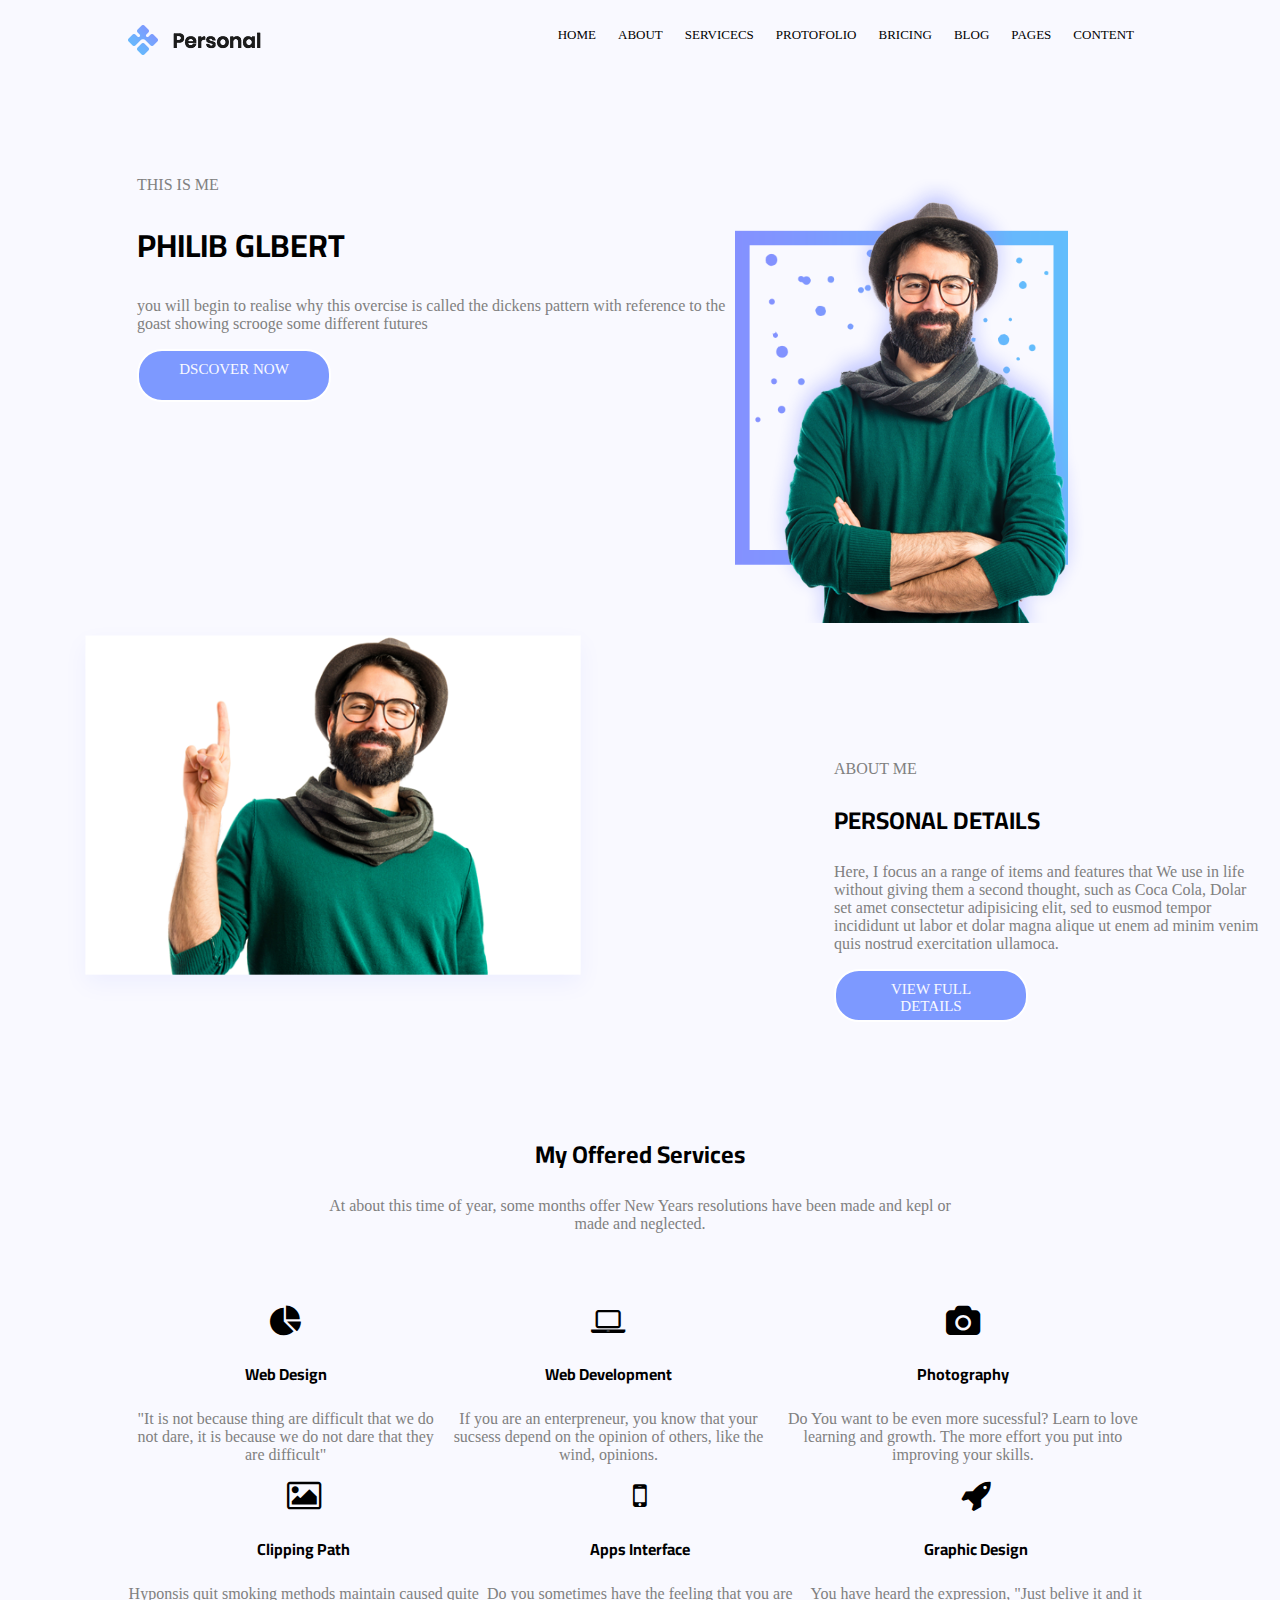
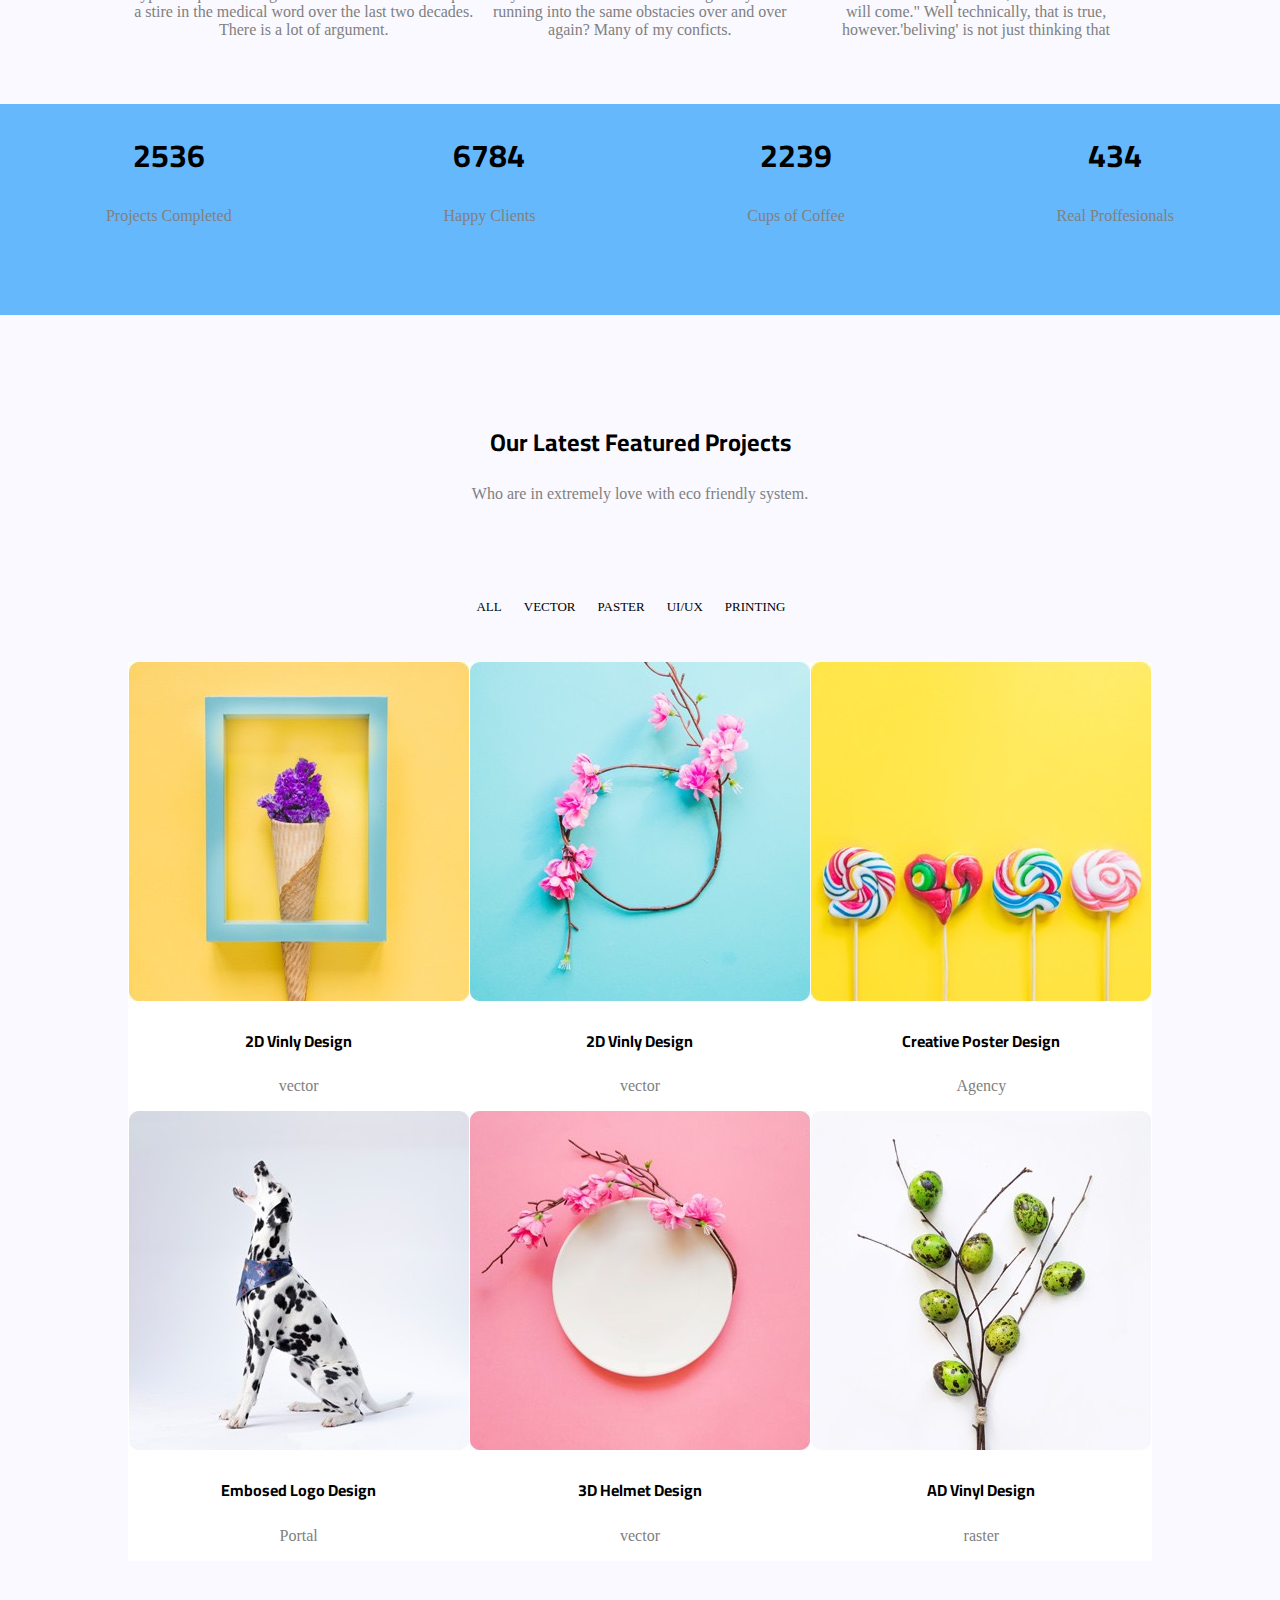
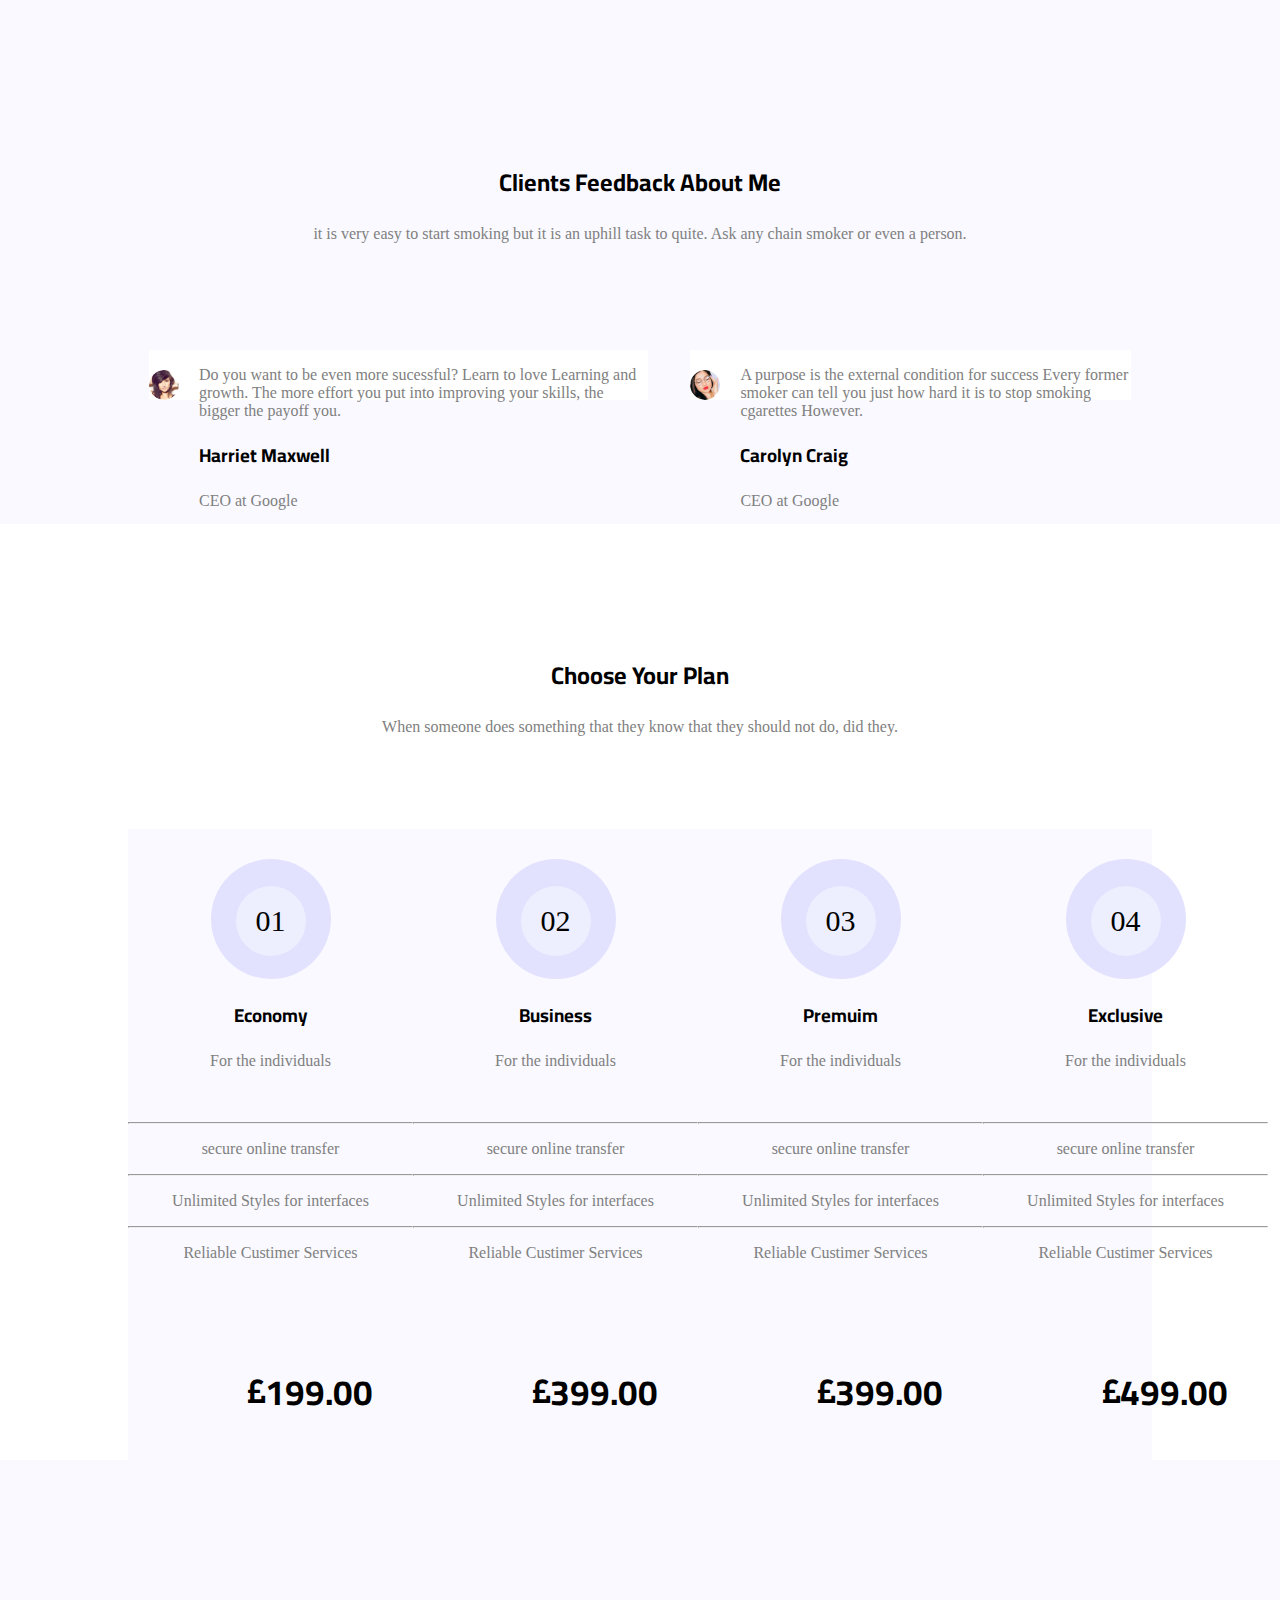
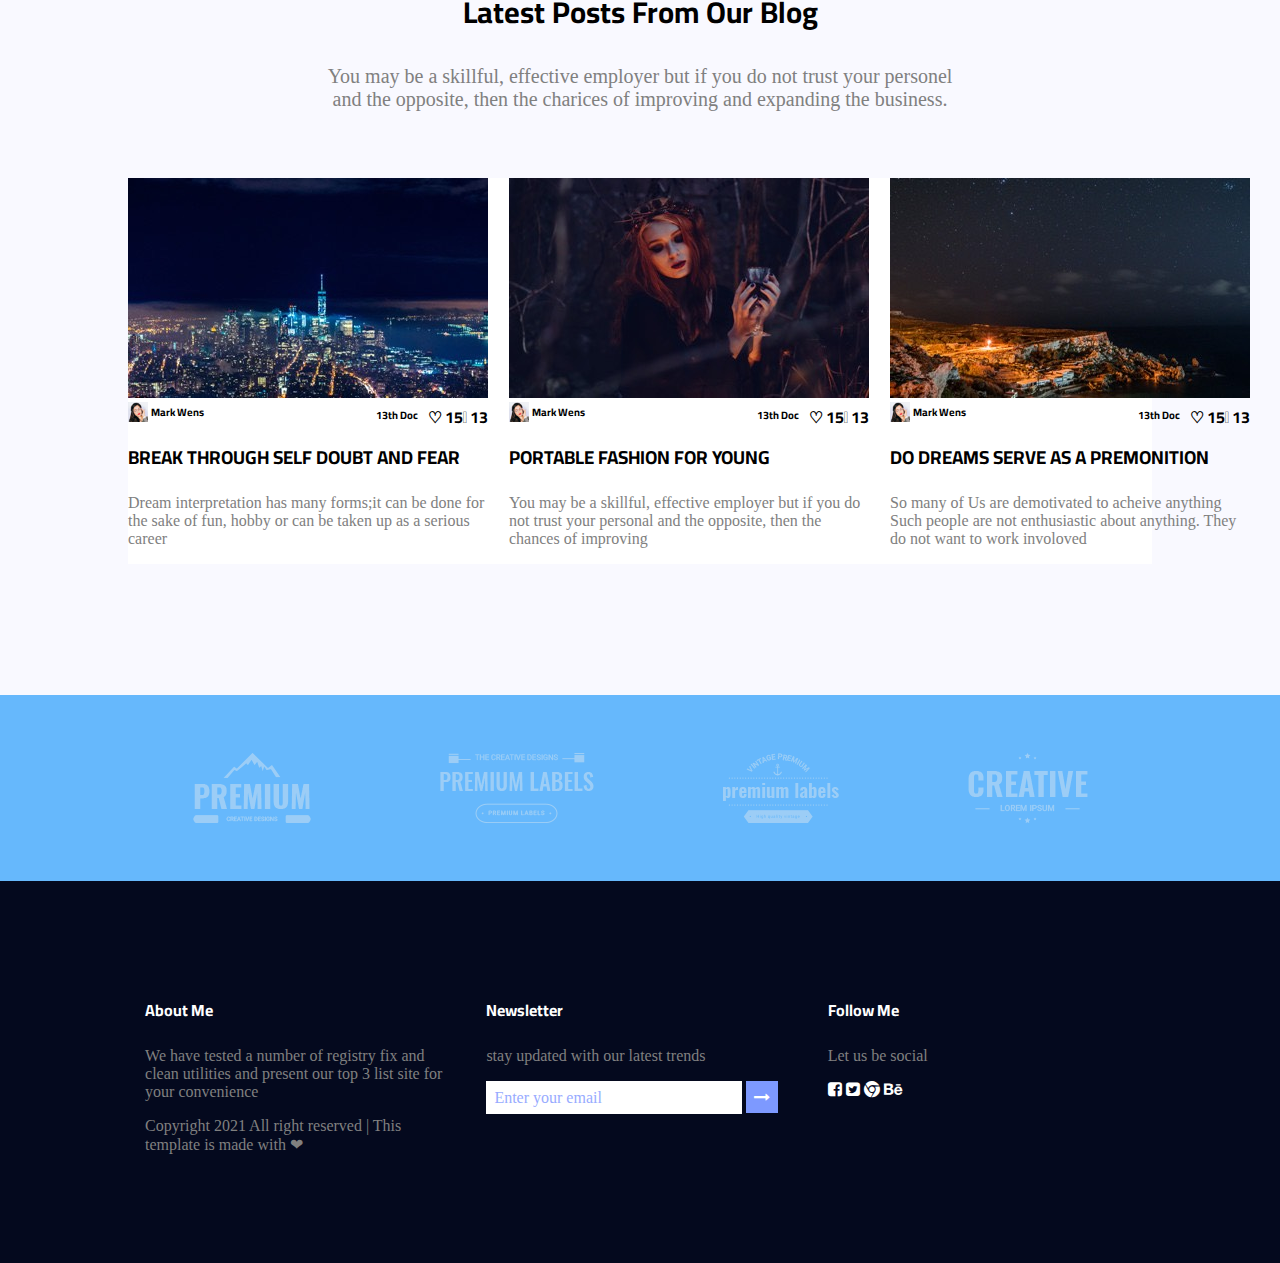
<file: filibe/index.html>
<!DOCTYPE html>
<html lang="en">

<head>
    <meta charset="UTF-8">
    <meta name="viewport" content="width=device-width, initial-scale=1.0">
    <link rel="preconnect" href="https://fonts.gstatic.com">
    <link rel="preconnect" href="https://fonts.gstatic.com">
    <link rel="preconnect" href="https://fonts.gstatic.com">
    <link rel="preconnect" href="https://fonts.gstatic.com">
    <link href="https://fonts.googleapis.com/css2?family=Cairo:wght@700&display=swap" rel="stylesheet">
    <link rel="stylesheet" href="https://stackpath.bootstrapcdn.com/font-awesome/4.7.0/css/font-awesome.min.css" />
    <link href="./style.css" rel="stylesheet">
</head>

<body>
    <div id="header">
        <div class="nav">
            <img src="img/logo.png" alt="logo">
            <div class="navigate">
                <div>
                    <a href="#" class="link" alt="">HOME</a>
                    <a href="#" class="link" alt="">ABOUT</a>
                    <a href="#" class="link" alt="">SERVICECS</a>
                    <a href="#" class="link" alt="">PROTOFOLIO</a>
                    <a href="#" class="link" alt="">BRICING</a>
                    <a href="#" class="link" alt="">BLOG</a>
                    <a href="#" class="link" alt="">PAGES</a>
                    <a href="#" class="link" alt="">CONTENT</a>
                </div>

            </div>

        </div>
    </div>
    <div class="container position">
        <div class="content">
            <p>THIS IS ME</p>
            <h1>PHILIB GLBERT</h1>
            <p>you will begin to realise why this overcise is called the dickens
                pattern with reference to the goast showing scrooge some different futures
            </p>
            <a class="btn" href="#" alt="">DSCOVER NOW</a>
        </div>
    </div>
    <div class="details">
        <div class="aboutMe">
            <p>ABOUT ME</p>
            <h2>PERSONAL DETAILS</h2>
            <p>Here, I focus an a range of items and features that We use in life without
                giving them a second thought, such as Coca Cola, Dolar set amet consectetur
                adipisicing elit, sed to eusmod tempor incididunt ut labor et dolar magna
                alique ut enem ad minim venim quis nostrud exercitation ullamoca.
            </p>
            <a class="btn" href="#" alt="">VIEW FULL DETAILS</a>
        </div>
    </div>
    <div class="servecis">
        <h2>My Offered Services
        </h2>
        <p>At about this time of year, some months offer New Years resolutions
            have been made and kepl or made and neglected.

        </p>
    </div>
    </div>
    <div class="information">
        <div class="info">
            <div>
                <i class="fa fa-pie-chart fa-2x" aria-hidden="true"></i>
                <h4>Web Design</h4>
                <p>"It is not because thing are difficult that we do not dare,
                    it is because we do not dare that they are difficult"
                </p>
            </div>
            <div>
                <i class="fa fa-laptop fa-2x" aria-hidden="true"></i>
                <h4>Web Development</h4>
                <p>If you are an enterpreneur, you know that your sucsess depend on the opinion of others, like the
                    wind,
                    opinions.</p>
            </div>
            <div>
                <i class="fa fa-camera fa-2x" aria-hidden="false"></i>
                <h4>Photography</h4>
                <p>Do You want to be even more sucessful? Learn to love learning and growth. The more
                    effort you put into improving your skills.
                </p>
            </div>
        </div>
        <div class="info ">
            <div>
                <i class="fa fa-picture-o fa-2x" aria-hidden="false"></i>
                <h4>Clipping Path</h4>
                <p>Hyponsis quit smoking methods maintain caused quite a stire in the medical word over
                    the last two decades. There is a lot of argument.
                </p>
            </div>
            <div>
                <i class="fa fa-mobile fa-2x" aria-hidden="true"></i>
                <h4>Apps Interface</h4>
                <p>Do you sometimes have the feeling that you are
                    running into the same obstacies over and over again? Many of my conficts.
                </p>
            </div>

            <div>
                <i class="fa fa-rocket fa-2x" aria-hidden="true"></i>
                <h4>Graphic Design</h4>
                <p>You have heard the expression, "Just belive it and it
                    will come." Well technically, that is true, however.'beliving' is not just thinking that </p>
            </div>
        </div>
    </div>
    <div></div>
    <div class="clients">

        <div>
            <h1>2536</h1>
            <p>Projects Completed</p>
        </div>
        <div>
            <h1>6784</h1>
            <p>Happy Clients</p>
        </div>
        <div>
            <h1>2239</h1>
            <p>Cups of Coffee</p>
        </div>
        <div>
            <h1>434</h1>
            <p>Real Proffesionals</p>
        </div>
    </div>

    <div class="featute ">
        <h2>Our Latest Featured Projects</h2>
        <p>Who are in extremely love
            with eco friendly system.
        </p>
    </div>
    <div class="vector">
        <a href="#" class="link" alt=>ALL</a>
        <a href="#" class="link" alt=>VECTOR</a>
        <a href="#" class="link" alt=>PASTER</a>
        <a href="#" class="link" alt=>UI/UX</a>
        <a href="#" class="link" alt=>PRINTING</a>
    </div>

    <div class="pictures">
        <div class="photos">
            <div>
                <img src="./img/p1.jpg" alt="">
                <h4>2D Vinly Design</h4>
                <p>vector</p>
            </div>
            <div>
                <img src="./img/p2.jpg" alt="">
                <h4>2D Vinly Design</h4>
                <p>vector</p>
            </div>
            <div>
                <img src="img/p3.jpg" alt="">
                <h4>Creative Poster Design</h4>
                <p>Agency</p>
            </div>
        </div>
        <div class="photos">
            <div>
                <img src="./img/p4.jpg" alt="">
                <h4>Embosed Logo Design</h4>
                <p>Portal</p>
            </div>
            <div>
                <img src="./img/p5.jpg" alt="">
                <h4>3D Helmet Design</h4>
                <p>vector</p>
            </div>
            <div>
                <img src="img/p6.jpg" alt="">
                <h4>AD Vinyl Design</h4>
                <p>raster</p>
            </div>
        </div>
    </div>
    <div class="featute " style="padding-top: 179px;">
        <h2>Clients Feedback About Me</h2>
        <p>it is very easy to start smoking but it is an uphill task to quite.
            Ask any chain smoker or even a person.
        </p>
    </div>
    <div class="feedback">
        <div class="review fit">
            <div><img src="./img/elements/user1.png" alt="Avatar" class="avatar"></div>

            <div class="contentLeft">
                <p>Do you want to be even more sucessful? Learn to love Learning and
                    growth. The more effort you put into improving your skills,
                    the bigger the payoff you.
                </p>
                <h3>Harriet Maxwell</h3>
                <p>CEO at Google</p>
            </div>

        </div>
        <div class="review fit">
            <div> <img src="./img/elements/user2.png" alt="Avatar" class="avatar"></div>

            <div class="contentRight">
                <p>A purpose is the external condition for success Every former
                    smoker can tell you just how hard it is to stop smoking
                    cgarettes However.
                </p>
                <h3>Carolyn Craig</h3>
                <p>CEO at Google</p>
            </div>

        </div>
    </div>

    <div class="feature">
        <h2>Choose Your Plan</h2>
        <p>When someone does something that they know that they should not do, did they.
        </p>

    </div>
    <div class="numbers" style="background-color: white;">
        <div class="prices">
            <div class="contentNum">
                <div class="dot">
                    <div class="border">01</div>
                </div>
                <h3>Economy</h3>
                <p>For the individuals</p>

                <div style="padding-top: 28px;">
                    <hr>
                    <p>secure online transfer</p>
                    <hr>
                    <p>Unlimited Styles for interfaces</p>
                    <hr>
                    <p>Reliable Custimer Services</p>
                </div>
                <div class="money coin">
                    <i class="fa fa-gbp coin" aria-hidden="true"></i>
                    <h3 style="margin-right: 40px;">199.00</h3>
                </div>
            </div>
            <div class="contentNum">
                <div class="dot">
                    <div class="border">02</div>
                </div>
                <h3>Business</h3>
                <p>For the individuals</p>
                <div style="padding-top: 28px;">
                    <hr>
                    <p>secure online transfer</p>
                    <hr>
                    <p>Unlimited Styles for interfaces</p>
                    <hr>
                    <p>Reliable Custimer Services</p>
                </div>
                <div class="money coin">
                    <i class="fa fa-gbp coin" aria-hidden="true"></i>
                    <h3 style="margin-right: 40px;">399.00</h3>
                </div>
            </div>
            <div class="contentNum">
                <div class="dot">
                    <div class="border">03</div>
                </div>
                <h3>Premuim</h3>
                <p>For the individuals</p>
                <div style="padding-top: 28px;">
                    <hr>
                    <p>secure online transfer</p>
                    <hr>
                    <p>Unlimited Styles for interfaces</p>
                    <hr>
                    <p>Reliable Custimer Services</p>
                </div>
                <div class="money coin">
                    <i class="fa fa-gbp coin" aria-hidden="true"></i>
                    <h3 style="margin-right: 40px;">399.00</h3>
                </div>
            </div>
            <div class="contentNum">
                <div class="dot">
                    <div class="border">04</div>
                </div>
                <h3>Exclusive</h3>
                <p>For the individuals</p>
                <div style="padding-top: 28px;">
                    <hr>
                    <p>secure online transfer</p>
                    <hr>
                    <p>Unlimited Styles for interfaces</p>
                    <hr>
                    <p>Reliable Custimer Services</p>

                </div>
                <div class="money coin">
                    <i class="fa fa-gbp coin" aria-hidden="true"></i>
                    <h3 style="margin-right: 40px;">499.00</h3>
                </div>
            </div>
        </div>
    </div>
    <div>
        <div class="latestposts">
            <h2>Latest Posts From Our Blog</h2>
            <p>You may be a skillful, effective
                employer but if you do not trust your personel and the opposite, then the
                charices of improving and expanding the business.
            </p>
        </div>
    </div>
    <div class="pictures">
        <div class="photos">
            <div class="photobot"><img src="./img/b1.jpg" alt="">
                <div class="flexparent">
                    <div class="flex"><img src="img/user.png">
                        <h6 style="margin-top: 0px; margin-left: 3px;">Mark Wens</h6>
                    </div>
                    <div class="flex">
                        <h6 style="margin-top: 3px;margin-right: 10px;">13th Doc</h6>
                        <h4 style="margin-top: 0px;">&#9825; 15</h4>
                        <h4 style="margin-top: 0px;">&#xf075; 13</h4>
                    </div>
                </div>
                <h3>BREAK THROUGH SELF DOUBT AND FEAR</h3>
                <p>Dream interpretation
                    has many forms;it can be done for the sake of fun, hobby or can be
                    taken up as a serious career </p>
            </div>
            <div class="photobot between"><img src="./img/b2.jpg" alt="">
                <div class="flexparent">
                    <div class="flex"><img src="img/user.png">
                        <h6 style="margin-top: 0px; margin-left: 3px;">Mark Wens</h6>
                    </div>
                    <div class="flex">
                        <h6 style="margin-top: 3px;margin-right: 10px;">13th Doc</h6>
                        <h4 style="margin-top: 0px;">&#9825; 15</h4>
                        <h4 style="margin-top: 0px;">&#xf075; 13</h4>
                    </div>
                </div>

                <div>
                    <h3>PORTABLE FASHION FOR YOUNG</h3>
                    <P>You may be a skillful, effective employer but if you do not trust your
                        personal and the opposite, then the chances of improving
                    </P>
                </div>

            </div>
            <div class="photobot"><img src="./img/b3.jpg" alt="">
                <div class="flexparent">
                    <div class="flex"><img src="img/user.png">
                        <h6 style="margin-top: 0px; margin-left: 3px;">Mark Wens</h6>
                    </div>
                    <div class="flex">
                        <h6 style="margin-top: 3px;margin-right: 10px;">13th Doc</h6>
                        <h4 style="margin-top: 0px;">&#9825; 15</h4>
                        <h4 style="margin-top: 0px;">&#xf075; 13</h4>
                    </div>
                </div>
                <h3>DO DREAMS SERVE AS A PREMONITION</h3>
                <P>So many of Us are demotivated to acheive anything Such people are not
                    enthusiastic about anything. They do not want to work involoved
                </P>
            </div>
        </div>
    </div>
    <div class="footerPhoto">
        <div class="crative">
            <img src="./img/l5.png">
            <img src="./img/l4.png">

            <img src="./img/l3.png">

            <img src="./img/l2.png">
        </div>
    </div>
    <div class="footer">
        <div class="contente">
            <div class="about">
                <h4>About Me</h4>
                <p>We have tested a number of registry fix and clean utilities
                    and present our top 3 list site for your convenience
                </p>
                <p>Copyright 2021 All right reserved | This template is made with &#10084;

                </p>
            </div>
            <div class="about">
                <h4>Newsletter</h4>
                <p>stay updated with our latest trends</p>
                <a href="#" alt="" class="mail">Enter your email</a>
                <i class="fa fa-long-arrow-right arrow" aria-hidden="true"></i>
            </div>

            <div class="about">
                <h4>Follow Me</h4>
                <p>Let us be social</p>
                <i class="fa fa-facebook-square" aria-hidden="true"></i>
                <i class="fa fa-twitter-square" aria-hidden="true"></i>
                <i class="fa fa-chrome" aria-hidden="true"></i>
                <i class="fa fa-behance" aria-hidden="true"></i>
            </div>
        </div>
    </div>
</body>

</html>
</file>
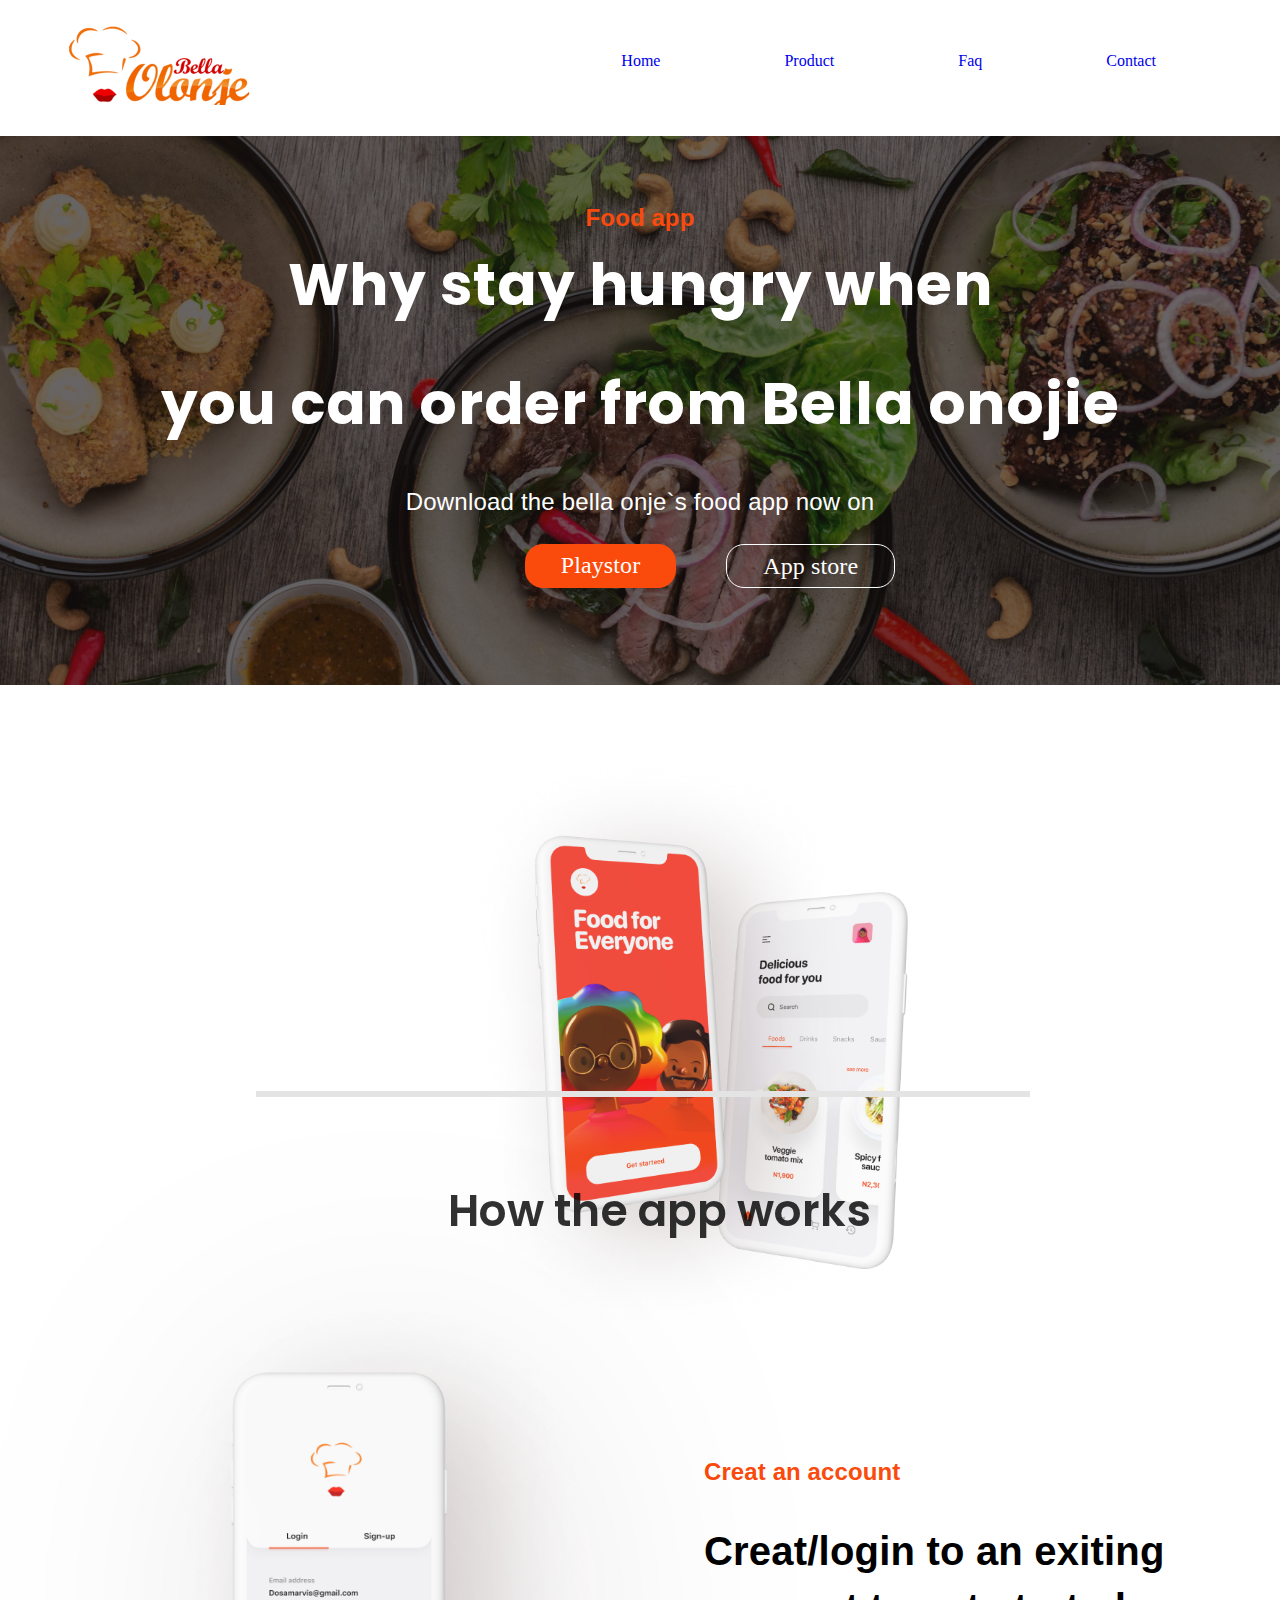
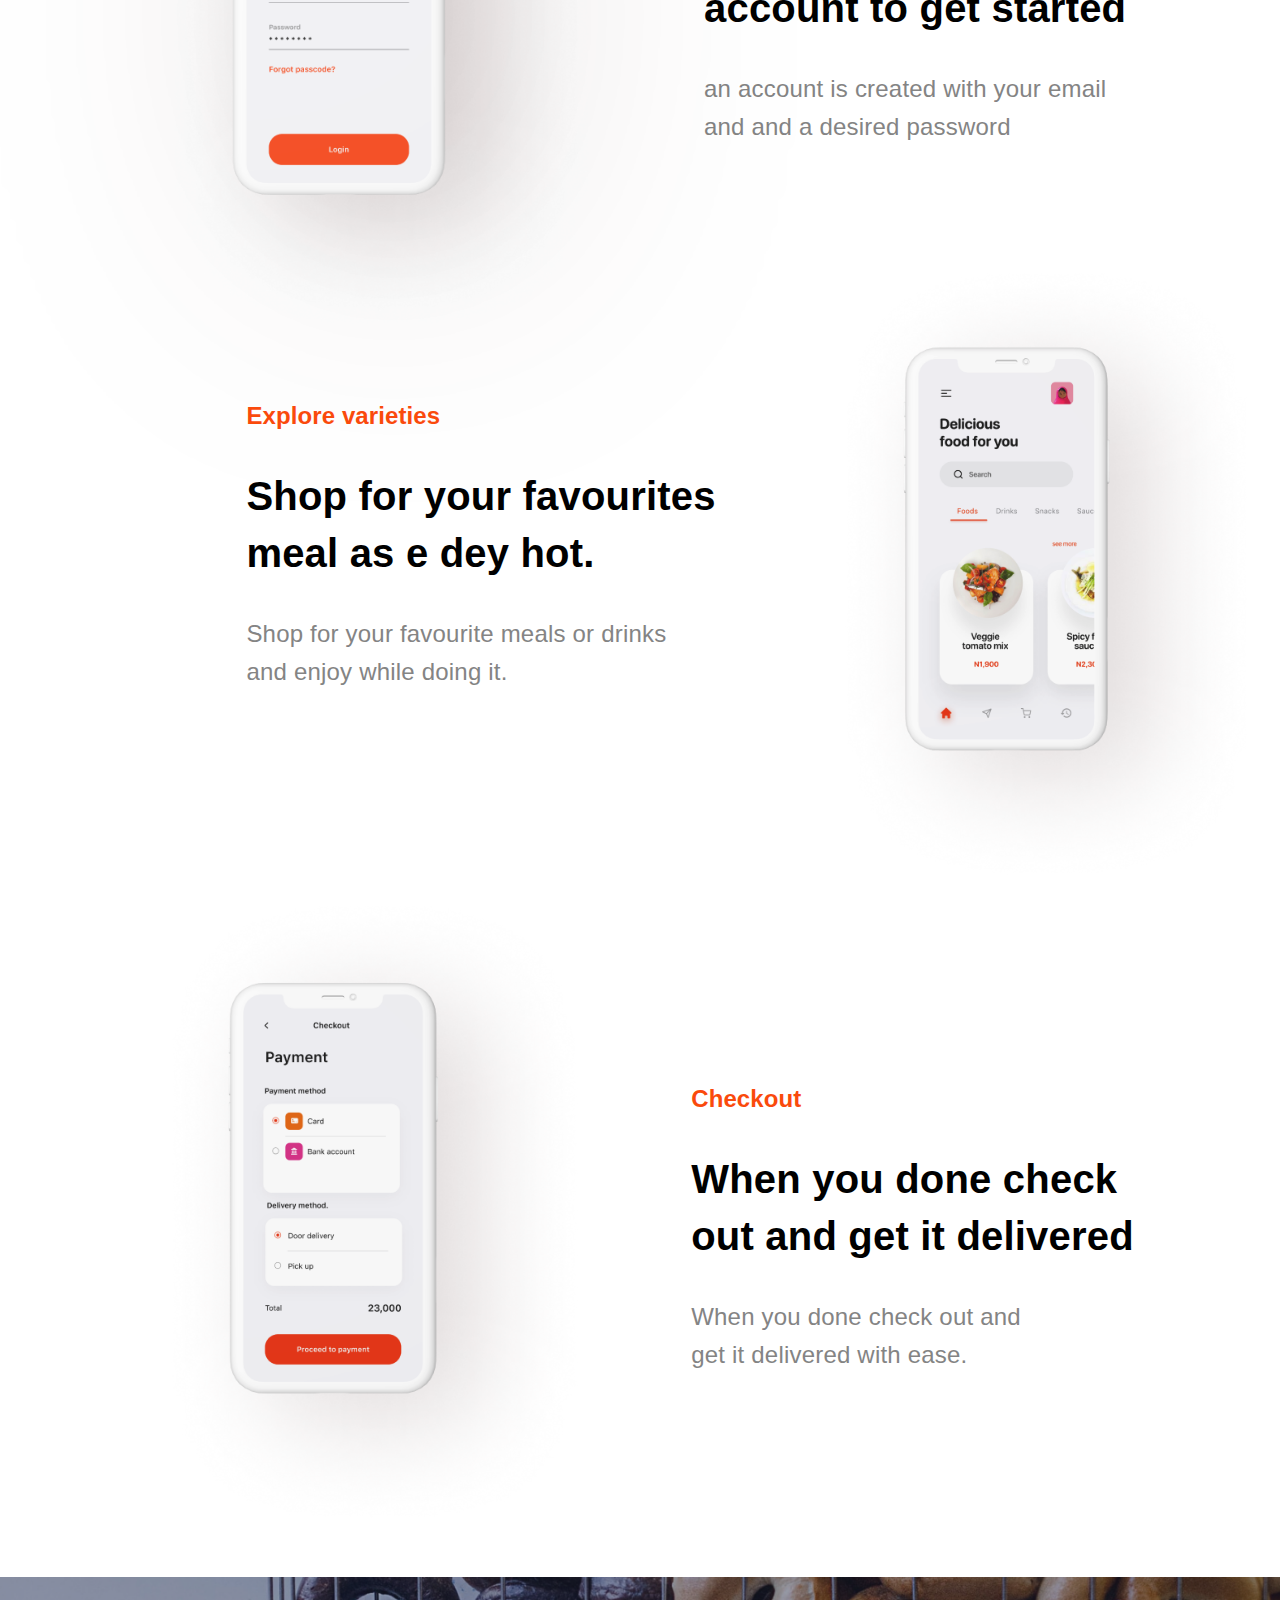
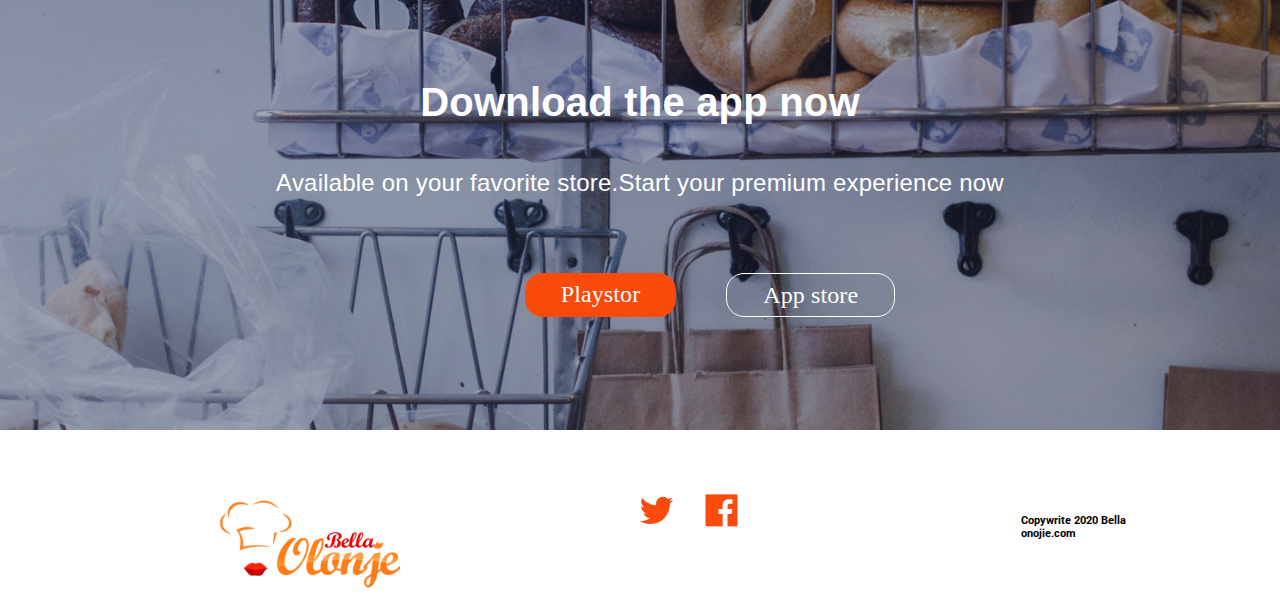
<file: food project/index.html>
<!DOCTYPE html>
<html lang="en">

<head>
    <meta charset="UTF-8">
    <meta name="viewport" content="width=device-width, initial-scale=1.0">
    <link rel="stylesheet" href="./fonts/Montserrat-SemiBold.ttf">
    <link rel="preconnect" href="https://fonts.gstatic.com">
    <link rel="stylesheet" href="./fonts/Montserrat-Medium.ttf">
    <link href="https://fonts.googleapis.com/css2?family=Poppins:wght@400;700&display=swap" rel="stylesheet">
    <link rel="preconnect" href="https://fonts.gstatic.com">
    <link href="https://fonts.googleapis.com/css2?family=Roboto:wght@700&display=swap" rel="stylesheet">
    <link rel="stylesheet" href="./style.css">
</head>

<body>
    <div class="nav flex">
        <img src="./imgs/image 12.png" alt="">
        <div id="link">
            <a href="#" class="link" alt="">Home</a>
            <a href="#" class="link" alt="">Product</a>
            <a href="#" class="link" alt="">Faq</a>
            <a href="#" class="link" alt="">Contact</a>
        </div>

    </div>
    <div class="container">
        <div class="text-imgover">
            <h3 style="margin-bottom: -30px;">Food app</h3>
            <h1>Why stay hungry when
            </h1>
            <h1>you can order from
                Bella onojie</h1>
            <h4>Download the bella onje`s food app now on</h4>
        </div>
        <div class="button">
            <div class="btn" id="btn"> <a href="#" alt="">Playstor</a></div>
            <div class="btn"> <a href="#" alt="">App store</a></div>
        </div>
    </div>
    <div class="group"><img src="./imgs/Group 53.png" alt=""></div>
    <hr>
    <div class="appworks">
        <h4>How the app works</h4>
    </div>
    <div class="login flex">
        <div class="flex">
            <img src="./imgs/img2.png" alt="">
            <div id="login">
                <h3>Creat an account</h3>
                <h2>Creat/login to an exiting account to get started</h2>
                <h4>an account is created with your email and and a desired password</h4>
            </div>
        </div>
    </div>
    <div class="flex explore">
        <div id="explore">
            <h3>Explore varieties</h3>
            <h2>Shop for your favourites meal as e dey hot.</h2>
            <h4>Shop for your favourite meals or drinks and enjoy while doing it.</h4>
        </div>
        <img src="./imgs/img3.png" alt="">
    </div>
    <div class="flex check">
        <img src="./imgs/img4.png" alt="">
        <div id="check">
            <h3>Checkout</h3>
            <h2>When you done check out and get it delivered</h2>
            <h4>When you done check out and get it delivered with ease.</h4>
        </div>
    </div>
    <div class="footerphoto">
        <div class="txt-footer">
            <h2>Download the app now</h2>
            <h4>Available on your favorite store.Start your premium experience now</h4>
        </div>

        <div class="button-footer">
            <div class="btn" id="btn"> <a href="#" alt="">Playstor</a></div>
            <div class="btn"> <a href="#" alt="">App store</a></div>
        </div>
        <div>
            <div class="footer flex">

                <div class="footer-logo"><img src="./imgs/Bella Olonje logo 111 1.png" alt=""></div>
                <div class="footer-logo"><img src="./imgs/social media.png" alt=""></div>
                <div class="footer-logo">
                    <h6>Copywrite 2020 Bella onojie.com</h6>
                </div>


            </div>

</body>

</html>
</file>
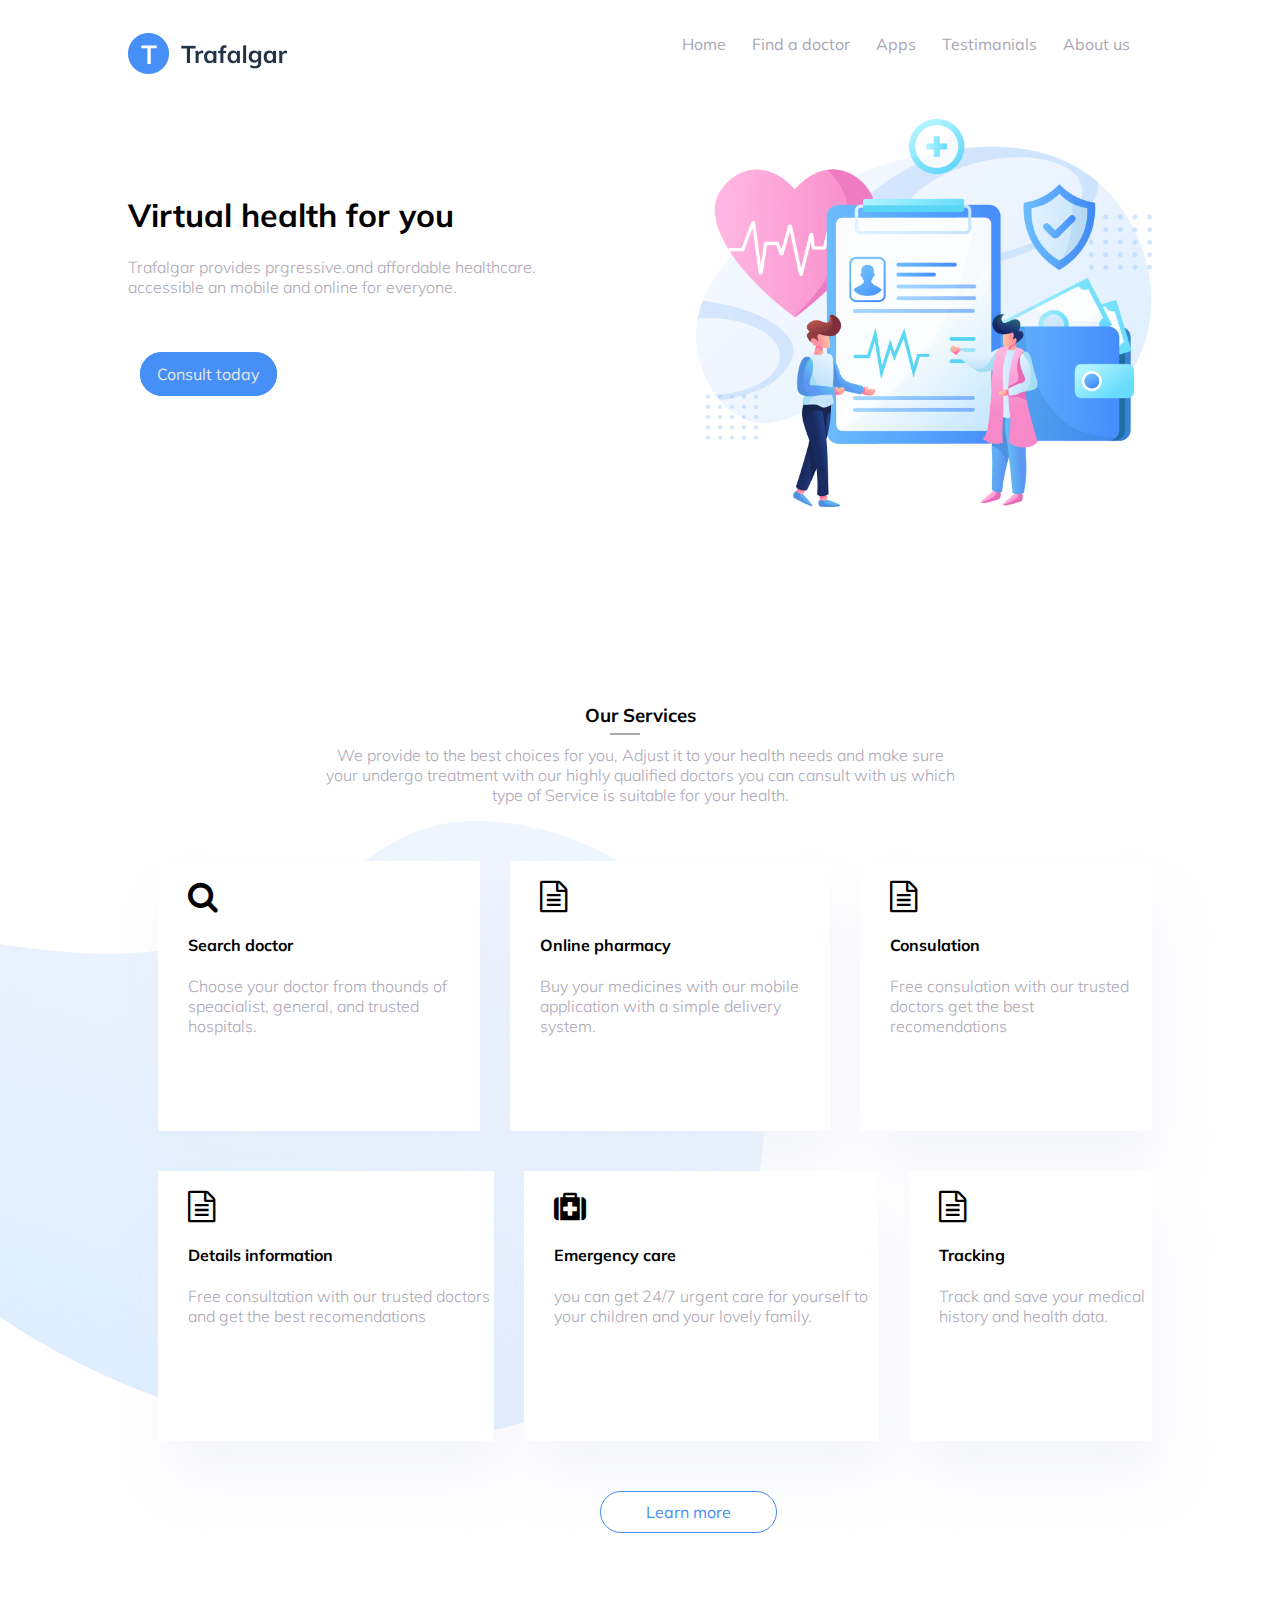
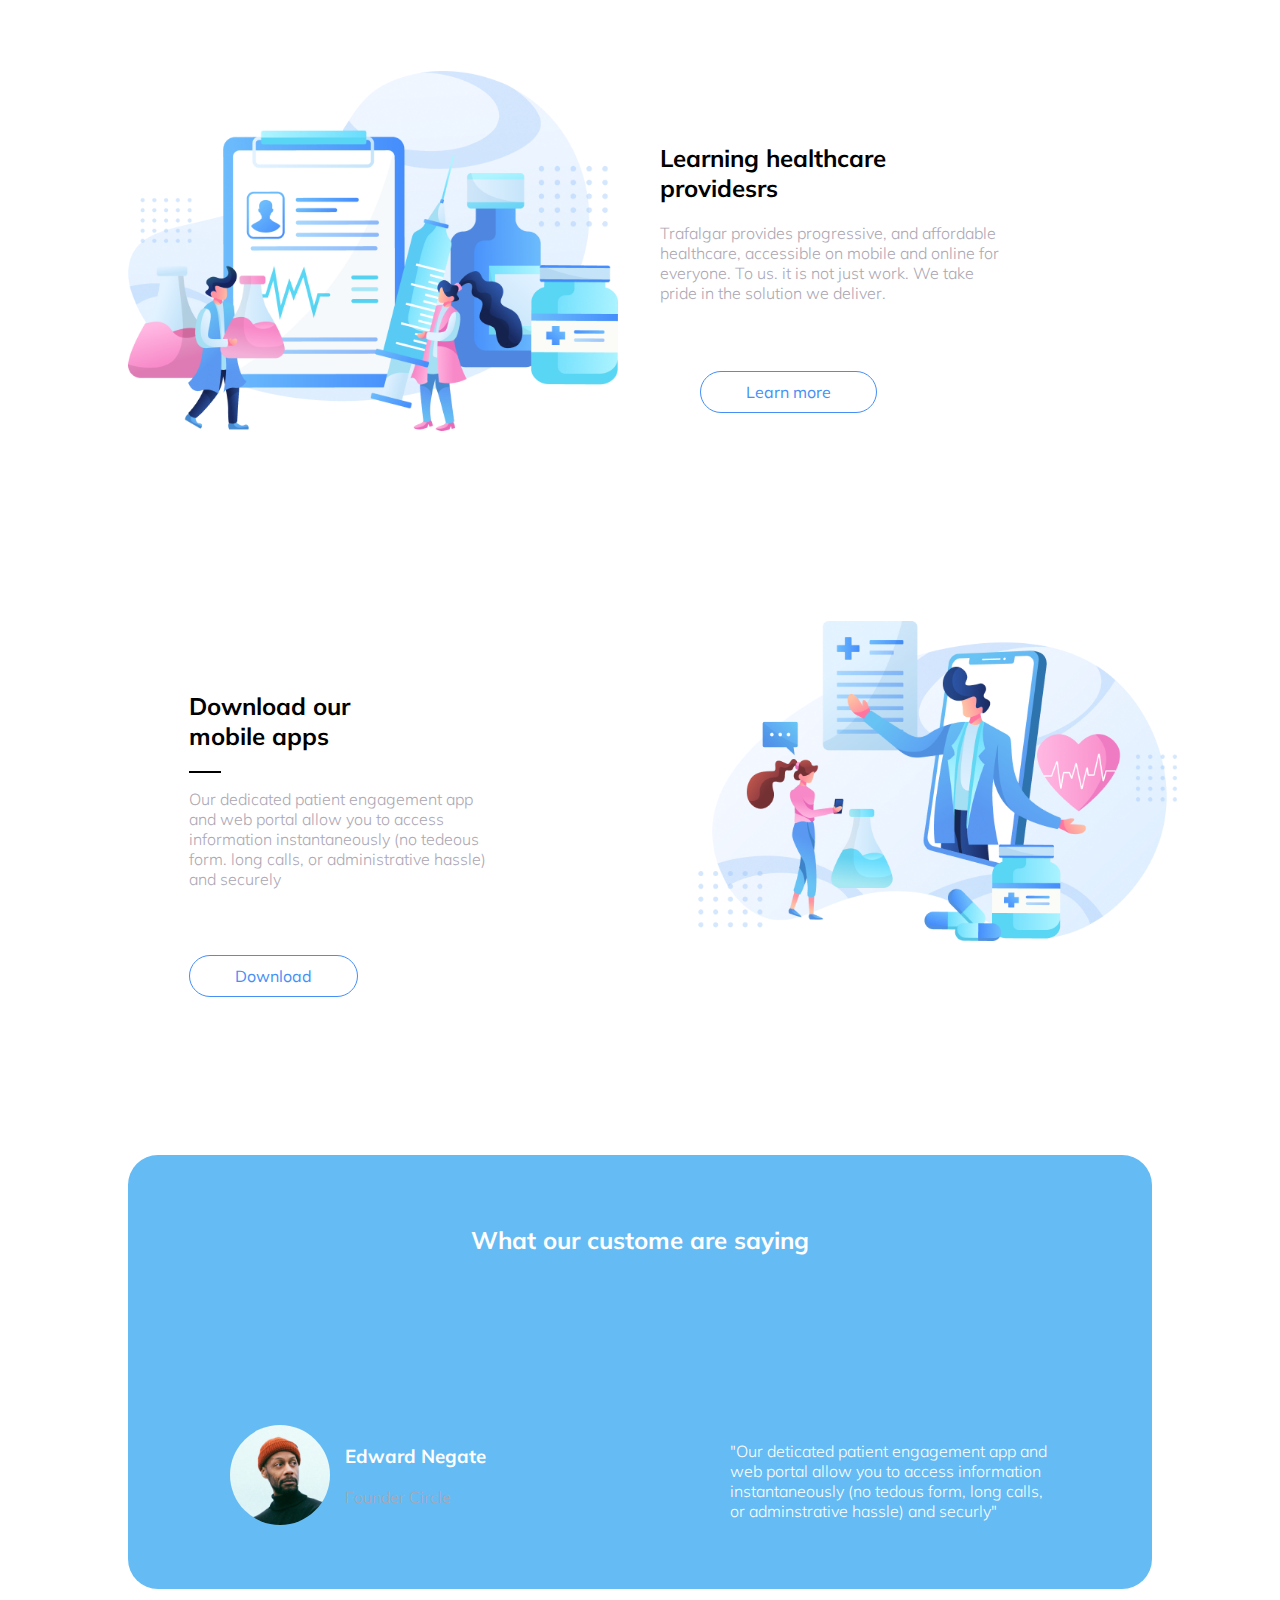
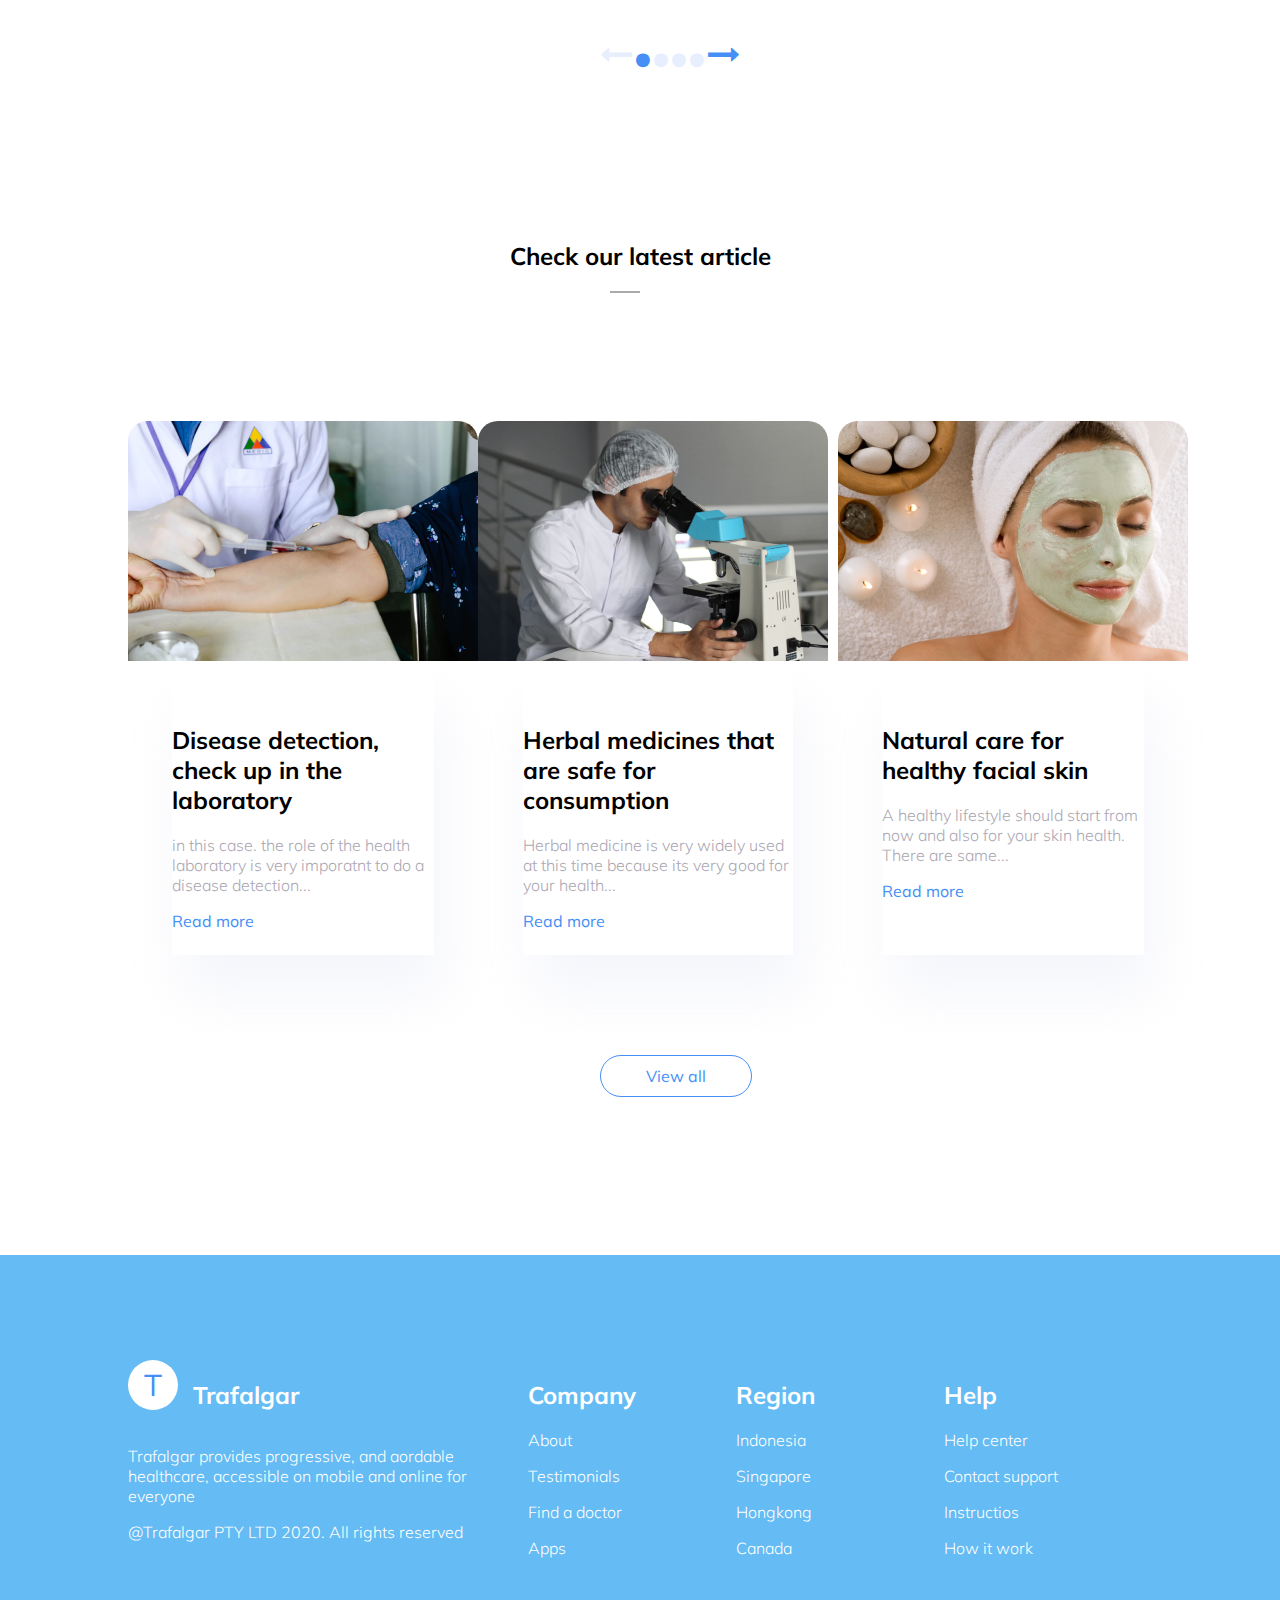
<file: pharmacy(project iti)/index.html>
<!DOCTYPE html>
<html lang="en">

<head>
    <meta charset="UTF-8">
    <meta name="viewport" content="width=device-width, initial-scale=1.0">
    <link rel="preconnect" href="https://fonts.gstatic.com">
    <link href="https://fonts.googleapis.com/css2?family=Mulish:wght@700&display=swap" rel="stylesheet">
    <link rel="stylesheet" href="https://stackpath.bootstrapcdn.com/font-awesome/4.7.0/css/font-awesome.min.css" />
    <link href="./style.css" rel="stylesheet">
</head>


<div class="main ">
    <div class=" flex header">
        <img src="imgs/logo.png" alt="logo">
        <div>
            <a href="#" class="link" alt="">Home</a>
            <a href="#" class="link" alt="">Find a doctor</a>
            <a href="#" class="link" alt="">Apps</a>
            <a href="#" class="link" alt="">Testimanials</a>
            <a href="#" class="link" alt="">About us</a>
        </div>
    </div>
</div>

<div class="container main">
    <div class="content">
        <h1>Virtual health for you</h1>
        <p>Trafalgar provides prgressive.and affordable healthcare.
            accessible an mobile and online for everyone.
        </p>
    </div>
    <div class="img ">
        <img src="./imgs/p1.png" alt="">
    </div>
</div>
<div> <a href="#" alt="" class="btn">Consult today</a></div>

<div class="service">
    <h3>Our Services</h3>
    <p>We provide to the best choices for you, Adjust
        it to your health needs and make sure your undergo treatment with our
        highly qualified doctors you can cansult with us which type of Service
        is suitable for your health.
    </p>
</div>


<div class="info ">
    <div class=" flex main">
        <div class="in">
            <i class="fa fa-search fa-2x" aria-hidden="true"></i>
            <h4>Search doctor</h4>
            <p>Choose your doctor from thounds of
                speacialist, general, and trusted hospitals.
            </p>
        </div>
        <div class="in">
            <i class="fa fa-file-text-o fa-2x" aria-hidden="true"></i>
            <h4>Online pharmacy</h4>
            <p>Buy your medicines with our mobile
                application with a simple delivery system.
            </p>
        </div>
        <div class="in">
            <i class="fa fa-file-text-o fa-2x" aria-hidden="true"></i>
            <h4>Consulation</h4>
            <p>Free consulation with our trusted doctors get the best recomendations</p>
        </div>
    </div>

    <div class=" flex main">
        <div class="in">
            <i class="fa fa-file-text-o fa-2x" aria-hidden="true"></i>
            <h4>Details information</h4>
            <p>Free consultation with our trusted doctors
                and get the best recomendations</p>
        </div>
        <div class="in">
            <i class="fa fa-medkit fa-2x" aria-hidden="true"></i>
            <h4>Emergency care</h4>
            <p>you can get 24/7 urgent care for yourself
                to your children and your
                lovely family.
            </p>
        </div>
        <div class="in">
            <i class="fa fa-file-text-o fa-2x" aria-hidden="true"></i>
            <h4>Tracking</h4>
            <p>Track and save your medical history
                and health data.
            </p>
        </div>
    </div>
    <div><a href="#" alt="" class="btnmore button">Learn more</a></div>
</div>


<div class="details">
    <div class="imag"><img src="./imgs/p2.png" alt="">
    </div>
    <div class="information">
        <h2>Learning healthcare providesrs</h2>
        <p>Trafalgar provides progressive, and affordable healthcare,
            accessible on mobile and online for everyone. To us. it is not just
            work. We take pride in the solution we deliver.
        </p>
    </div>
</div>
<div><a href="#" class="button" alt="" style="margin-left: 700px;">Learn more</a></div>
<div class="container ">
    <div class="down">
        <div class="mob">
            <h2>Download our mobile apps</h2>
            <hr>
        </div>

        <div>
            <p>Our dedicated patient engagement app and web portal allow you to access information
                instantaneously (no tedeous form. long calls, or administrative hassle)
                and securely
            </p>
        </div>
        <div><a href="#" class="button downbutton" alt="">Download</a></div>

    </div>
    <div class="imge ">
        <img src="./imgs/p3.png" alt="">
    </div>
</div>
<div class="review ">
    <div id=revew>
        <h2>What our custome are saying </h2>
    </div>
    <div class="parent flex">
        <div class="fit">
            <div id="fit"><img src="./imgs/image 1.png" alt="Avatar"></div>
            <div id="user">
                <h3>Edward Negate</h3>
                <p>Founder Circle</p>
            </div>
        </div>
        <div id="review">
            <p>"Our deticated patient engagement app and web portal allow
                you to access information instantaneously (no tedous form,
                long calls, or adminstrative hassle) and securly"</p>
        </div>
    </div>
</div>
<div>


    <div>
        <i class="fa fa-long-arrow-left fa-2x arrow1" aria-hidden="true"></i>
        <i class="fa fa-circle icon1" aria-hidden="true"></i>
        <i class="fa fa-circle icon2" aria-hidden="true"></i>
        <i class="fa fa-circle icon3" aria-hidden="true"></i>
        <i class="fa fa-circle icon4" aria-hidden="true"></i>
        <i class="fa fa-long-arrow-right fa-2x arrow2" aria-hidden="true"></i>

    </div>
</div>
<div class="article">
    <h2>Check our latest article</h2>
</div>
<div>
    <div class="pictures">
        <div class="phoposition">
            <img class="imagesfooter" src="imgs/image 2 (1).png" alt="">
            <div class="footerPhotos">
                <h2>Disease detection, check up in the laboratory</h2>
                <p>in this case. the role of the health laboratory is very imporatnt
                    to do a disease detection...
                </p>
                <a href="#" class="more" alt="">Read more</a>
            </div>

        </div>
        <div class="phoposition"><img class="imagesfooter" src="./imgs/image 2.png" alt="" style="margin-right:10px">
            <div class="footerPhotos">
                <h2>Herbal medicines that are safe for consumption</h2>
                <p>Herbal medicine is very widely used at this time because
                    its very good for your health...
                </p>
                <a href="#" class="more" alt="">Read more</a>
            </div>

        </div>
        <div class="phoposition"><img class="imagesfooter" src="./imgs/image 3.png" alt="">
            <div class="footerPhotos">
                <h2>Natural care for healthy facial skin</h2>
                <p>A healthy lifestyle should start from now and also for your skin
                    health. There are same...
                </p>
                <a href="#" class="more" alt="">Read more</a>
            </div>

        </div>
    </div>
</div>
<div><a href="" alt="" class="btnview button">View all</a></div>
<div id="footer" class="flex">
    <div class="footposition">
        <div>
            <div id="border">
                <div class="border">T</div>
                <h2>Trafalgar</h2>
            </div>
            <div style="width: 400px;">
                <p>Trafalgar provides progressive, and aordable healthcare, accessible on mobile
                    and online for everyone
                </p>
            </div>

            <p>@Trafalgar PTY LTD 2020. All rights reserved</p>
        </div>
        <div></div>
        <div style="width: 290px;">
            <h2>Company</h2>
            <p>About</p>
            <p>Testimonials</p>
            <p>Find a doctor</p>
            <p>Apps</p>
        </div>
        <div style="width: 290px;">
            <h2>Region</h2>
            <p>Indonesia</p>
            <p>Singapore</p>
            <p>Hongkong</p>
            <p>Canada</p>
        </div>
        <div style="width: 290px;">
            <h2>Help</h2>
            <p>Help center</p>
            <p>Contact support</p>
            <p>Instructios</p>
            <p>How it work</p>
        </div>
    </div>

</div>
</body>

</html>
</file>
<file: filibe/style.css>
:root {
    --primary: #F9F9FF;
    --secondary: #7D99FF;
    --third: #66B8FC;
    --white: white;
    --footer: #04091E;
    --link: #97ABFF;
}

body {
    margin: 0;
    padding: 0;
    box-sizing: border-box;
    background-color: var(--primary);


}

a {
    text-decoration: none;

}

a:active {
    color: var(--link);
}

h1,
h2,
h3,
h4,
h5,
h6 {
    font-family: 'Cairo', sans-serif;
}

p {
    word-wrap: break-word;
    color: gray;
}

.servecis {
    width: 50%;
    margin: auto;
    padding-top: 107px;
    text-align: center;
}


.nav {
    display: flex;
    justify-content: space-between;
    width: 80%;
    margin: auto;
    padding-top: 25px;
    padding-bottom: 105px;


}

.link {
    font-size: 13px;
    line-height: 11px;
    padding-right: 18px;
    color: black;
}

a:hover {
    color: var(--secondary);
}

.container {
    background-image: url(./img/hero-img.png);
    background-repeat: no-repeat;
    background-size: contain;
    background-position: right;
    height: 447px;
    margin-right: 193px;



}

.content {

    width: 604px;
    margin-left: 137px;

}

.btn {

    color: var(--primary);
    background-color: var(--secondary);
    width: 130px;
    height: 29px;
    border: 2px solid white;
    display: inline-block;
    text-align: center;
    font-size: 15px;
    border-radius: 25px;
    padding: 10px 30px;
}

.btn:hover {
    color: var(--secondary);
    background-color: var(--white);
    border: 2px solid #7D99FF;
}

.details {

    background-image: url(./img/about-img.png);
    background-repeat: no-repeat;
    background-size: contain;
    height: 261px;
    padding-top: 121px;
    width: 90%;
    margin: auto;

}

.aboutMe {
    width: 429px;
    margin-left: 770px;

}

.information {
    width: 80%;
    margin: auto;

    text-align: center;
    padding-top: 57px;
    height: 290px;
}

.info {
    display: flex;
}



.clients {
    margin-top: 108px;
    text-align: center;
    display: flex;
    justify-content: space-around;
    height: 211px;
    background-color: var(--third);
}

.featute {
    width: 100%;
    margin: auto;
    text-align: center;
    padding-top: 85px;


}

.feature {
    margin-top: 68px;
    background-color: var(--white);
    width: 100%;
    margin: auto;
    text-align: center;
    margin-top: 103px;
    padding-top: 110px;
    padding-bottom: 77px;
}



.vector {
    width: 40%;
    margin: auto;
    text-align: center;
    padding-top: 78px;
}

.photos {
    display: flex;
    justify-content: space-around;
    background-color: var(--white);
}



.pictures {
    width: 80%;
    margin: auto;
    text-align: center;
    padding-top: 47px;

}

.feedback {
    width: 80%;
    margin: auto;
    display: flex;
    padding-top: 70px;

}

.review {
    background-color: white;
    margin: 21px;
}

.border {
    width: 70px;
    height: 70px;
    background-color: #EDEFFF;
    border-radius: 50%;
    line-height: 70px;
    text-align: center;
    vertical-align: middle;
    display: inline-block;
    font-size: 30px;


}

.dot {
    width: 120px;
    height: 120px;
    background-color: #E2E2FF;
    border-radius: 50%;
    margin: auto;
    line-height: 120px;


}


.prices {
    display: flex;
    justify-content: space-around;
    width: 80%;
    margin: auto;
    padding-top: 30px;
    background-color: var(--primary);
}

.contentNum {
    text-align: center;
}



.money {
    padding-top: 46px;
    font-size: 22px;

}

.latestposts {
    width: 50%;
    margin: auto;
    text-align: center;
    font-size: 20px;
    padding-top: 99px;

}

.numbers {
    background-color: var(--white);

}

.between {
    margin-left: 21px;
    margin-right: 21px;

}

.photobot {
    text-align: initial;
}

.fit {
    display: flex;
    height: 50px;
    object-fit: contain;
}

.crative {

    display: flex;
    justify-content: space-around;
    width: 80%;
    margin: auto;
    opacity: 50%;
    padding: 58px;
    margin-top: 131px
}

.footerPhoto {
    background-color: var(--third);
}

.footer {
    background-color: var(--footer);
}

.contente {
    display: flex;
    color: var(--white);
    justify-content: space-around;
    width: 80%;
    margin: auto;
    padding: 93px
}

.about {
    width: 30%;

}

.mail {
    background-color: var(--white);
    padding: 8px;
    padding-right: 140px;

    text-align: center;
    color: var(--link);
}

.arrow {
    background-color: var(--secondary);
    padding: 8px;

}

.avatar {
    vertical-align: middle;
    width: 30px;
    height: 30px;
    border-radius: 50%;
    margin-top: 20px;
}

.contentRight {
    margin-left: 20px;
}

.flex {
    display: flex;

    object-fit: contain;
    height: 20px;
}

.flexparent {
    display: flex;
    justify-content: space-between;
}

.contentLeft {
    margin-left: 20px;
}

.coin {
    display: flex;
    margin: auto;
    margin-left: 60px;
    font-size: 30px;
}
</file>
<file: food project/style.css>
:root {
    --main: #FA4A0C;
    --header: #5B6071;
    --secondery: white;
    --third: #848484;

}

h2,
h3,
h4 {
    font-family: 'Montserrat', sans-serif;
}

.flex {
    display: flex;
    justify-content: space-between;
}

h1 {
    font-family: 'Poppins', sans-serif;
    font-size: 58px;
    line-height: 80px;
    letter-spacing: .8px
}

h2 {

    font-size: 40px;
    line-height: 57px;
    letter-spacing: .2px;
}

h3 {
    font-size: 24px;
    line-height: 36px;
    letter-spacing: .1px;
    color: var(--main);
}

h4 {
    font-weight: 500;
    font-size: 24px;
    letter-spacing: .2px;
    line-height: 38px;
    color: var(--third);
}

body {
    margin: 0px;
    padding: 0px;
    box-sizing: border-box;
}

a {
    text-decoration: none;

}

.nav {
    width: 90%;
    margin: auto;
    margin-top: 26px;
}

.container {
    background-image: url(./imgs/img6.png);
    background-repeat: no-repeat;
    background-size: contain;
    height: 619px;
    width: 100%;
    position: absolute;
    margin-top: 31px;
}

.link {
    padding: 60px;
}

#link {
    margin-top: 26px;
}

.text-imgover {
    position: absolute;
    color: var(--secondery);
    top: 40px;
    text-align: center;
    width: 100%;

}

.group {
    position: absolute;
    top: 80%;
    left: 35%;

}

.group img {
    height: 640px;
}

.text-imgover h4 {
    color: var(--secondery);
}



.btn {
    font-size: 24px;
    line-height: 36px;
    letter-spacing: .1px;
    padding: 3px 36px;
    margin-right: 50px;
    border: .2px solid var(--secondery);
    border-radius: 18px;
    position: relative;
}

#btn {
    background: var(--main);
    border: 0px;
}

.btn a {
    color: var(--secondery);
}

.button {
    display: flex;
    bottom: 27%;
    position: absolute;
    margin-left: 41%;

}

hr {
    position: absolute;
    width: 60%;
    left: 20%;
    border: 3px solid #E4E4E4;
    margin-top: 77%;

}

.appworks h4 {
    font-family: 'Poppins', sans-serif;
    color: black;
    opacity: 80%;
    font-weight: 600;
    font-size: 44px;
    Line-height: 36px;
    Letter-spacing: 0.1px;
    margin-top: 85%;
    position: absolute;
    left: 35%
}

.login {
    position: absolute;
    margin-top: 90%;
    left: 10%;
}

#login {
    margin-top: 15%;
    width: 50%;
}

#login h4 {
    width: 70%;
}

.login img {
    filter: drop-shadow(50px 30px 150px rgba(46, 4, 4, 0.15));
    height: 85%;
}

.explore {
    position: absolute;
    margin-top: 120%;
    left: 15%;
    padding-top: 15%;
}

.explore img {
    height: 670px
}

.explore h4 {
    width: 75%;
}

#explore {
    width: 60%;
    margin-left: 5%;
    padding-top: 13%;

}

.check {
    position: absolute;
    margin-top: 170%;
    left: 10%;
    padding-top: 15%;
    margin-right: 10%;
}

.check img {
    height: 670px;
}

#check {
    width: 45%;
    padding-top: 18%;
}

#check h4 {
    width: 75%;

}

.footerphoto {
    background-image: url(./imgs/img5.png);
    background-repeat: no-repeat;
    background-size: contain;
    height: 619px;
    width: 100%;
    position: absolute;
    margin-top: 240%;
}

.txt-footer {
    color: var(--secondery);
    text-align: center;
    margin-top: 5%;
    position: absolute;
    width: 100%;
}

.txt-footer h4 {
    color: var(--secondery);
}

.button-footer {
    display: flex;
    bottom: 45%;
    position: absolute;
    margin-left: 41%;

}

.footer {
    position: absolute;
    margin-top: 40%;
}

.footer h6 {
    font-family: 'Roboto', sans-serif;
    width: 160px;
}

.footer-logo {
    margin-left: 40%;
}
</file>
<file: pharmacy(project iti)/style.css>
:root {
    --primary: #E5E5E5;
    --secondary: #458FF6;
    --third: #ABA7B3;
    --blue: #65BBF3;
    --white: white;
    --icon: #E7EFFE;
}

body {
    margin: 0px;
    padding: 0px;
    box-sizing: border-box;
}

h1,
h2,
h3,
h4,
h5,
h6,
div,
p {
    font-family: 'Mulish', sans-serif;
}

p {
    font-weight: 300;
    word-wrap: break-word;
    color: var(--third);
}

a:hover {
    color: black;
}

a {
    color: var(--third);
    text-decoration: none;
}

.main {
    width: 80%;
    margin: auto;

}

.flex {
    display: flex;
    justify-content: space-between;

}



.btn {
    color: var(--primary);
    box-sizing: border-box;
    border: 2px solid var(--secondary);
    border-radius: 46px;
    padding: 10px 15px;
    margin-left: 140px;
    background-color: var(--secondary);
}

.header {
    padding-top: 33px;
}

.link {
    line-height: 22.95px;
    margin-right: 22px;

}

.more {
    color: var(--secondary);
}

.container {

    display: flex;
    justify-content: space-around;

}

.img img {
    margin: auto;
    height: auto;
    width: 100%;

}

.img {
    width: 490px;
    height: 250px;
    padding-top: 40px;


}

.imag img {
    margin: auto;
    height: auto;
    width: 100%;
}

.imge img {
    margin: auto;
    height: auto;
    width: 100%;
}

.imge {
    width: 490px;
    height: 250px;
    padding-top: 300px;
}

.down {
    width: 300px;
    padding-top: 350px;
    margin-left: 88px;
}

.imag {
    width: 490px;
    height: 250px;
    padding-top: 40px;
}

.content {

    width: 450px;
    margin-right: 150px;
    padding-top: 100px;
}

.service {
    width: 50%;
    margin: auto;
    text-align: center;
    padding-top: 300px;

}

.service h3::after {
    position: absolute;
    content: "";
    height: 2px;
    background-color: darkgray;
    width: 30px;
    margin-left: 15px;
    margin-top: 30px;
    right: 50%;
}

.article h2::after {
    position: absolute;
    content: "";
    height: 2px;
    background-color: darkgray;
    width: 30px;
    margin-left: 15px;
    margin-top: 50px;
    right: 50%;


}

.in {

    background-color: white;
    margin-top: 40px;
    height: 250px;
    padding-top: 20px;
    box-shadow: 10px 40px 50px rgba(229, 233, 246, 0.4);
    margin-left: 30px;
    padding-left: 30px;
}

.test {
    width: 80%;
    justify-content: space-around;
    display: flex;
}

.details {
    margin: auto;
    width: 80%;
    display: flex;
    justify-content: space-between;
    padding-top: 190px;
}

.information {
    padding-right: 100px;
    padding-top: 90px;
    width: 350px;
    margin: auto;
}







.info {
    background-image: url("./imgs/Vector.png");
    background-repeat: no-repeat;

    margin: auto;



}



.mob {
    width: 200px;
}

hr {
    border: 1px solid black;
    width: 30px;
    margin-right: 300px;
}

.btnmore {
    margin-left: 600px;
}

.button {
    color: var(--secondary);
    box-sizing: border-box;
    border: 1px solid var(--secondary);
    border-radius: 46px;
    padding: 10px 45px;
    position: absolute;
    margin-top: 50px;
    background-color: white
}

.btnview {
    margin-left: 600px;
}

.review {
    width: 80%;
    margin: auto;
    /* height: 350px; */
    color: white;
    border-radius: 30px;
    margin-top: 250px;
    box-sizing: border-box;
    background-color: var(--blue);
}

#revew {
    padding-top: 50px;

    text-align: center;
}

.fit {
    object-fit: contain;
    display: flex;
    padding-bottom: 60px;
}

.parent {
    width: 80%;
    margin: auto;
    padding-top: 150px;
}

#review {
    width: 320px;
}

#review p {
    color: var(--white);
}

#fit img {
    border-radius: 50%;
    width: 100px;
}

#user {
    padding-right: 200px;
    margin-left: 15px;
}

.article {
    margin: auto;
    width: 50%;
    text-align: center;
    padding-top: 150px;
}

.pictures {
    display: flex;
    width: 80%;
    margin: auto;
    padding-top: 50px;
    margin-top: 100px;
}

.footerPhotos {
    padding-top: 40px;
    width: 75%;
    height: 250px;
    margin: auto;
    background: #FFFFFF;
    box-shadow: 10px 40px 50px rgba(229, 233, 246, 0.4);

}


.phoposition {
    padding-bottom: 50px;
}

.imagesfooter {
    border-top-left-radius: 20px;
    border-top-right-radius: 20px;
}

#footer {
    margin-top: 250px;
    background-color: var(--blue);
}

.footposition {
    margin: auto;
    width: 80%;
    display: flex;
    padding: 105px;
}

.footposition h2 {
    color: var(--white);
}

.border {
    width: 50px;
    height: 50px;
    background-color: var(--white);
    border-radius: 50%;
    line-height: 50px;
    text-align: center;
    vertical-align: middle;
    display: inline-block;
    font-size: 30px;
    margin-right: 15px;
    color: var(--secondary);
}

.icon1 {
    color: var(--secondary);

}

.icon2 {
    color: var(--icon);
}

.icon3 {
    color: var(--icon);
}

.icon4 {
    color: var(--icon);
}



.arrow1 {
    color: var(--icon);
    margin-left: 600px;
    margin-top: 50px;
}

.arrow2 {
    color: var(--secondary);
}

#border {
    display: flex;
}

.footposition p {
    color: var(--white);
    size: 18px;
}
</file>
